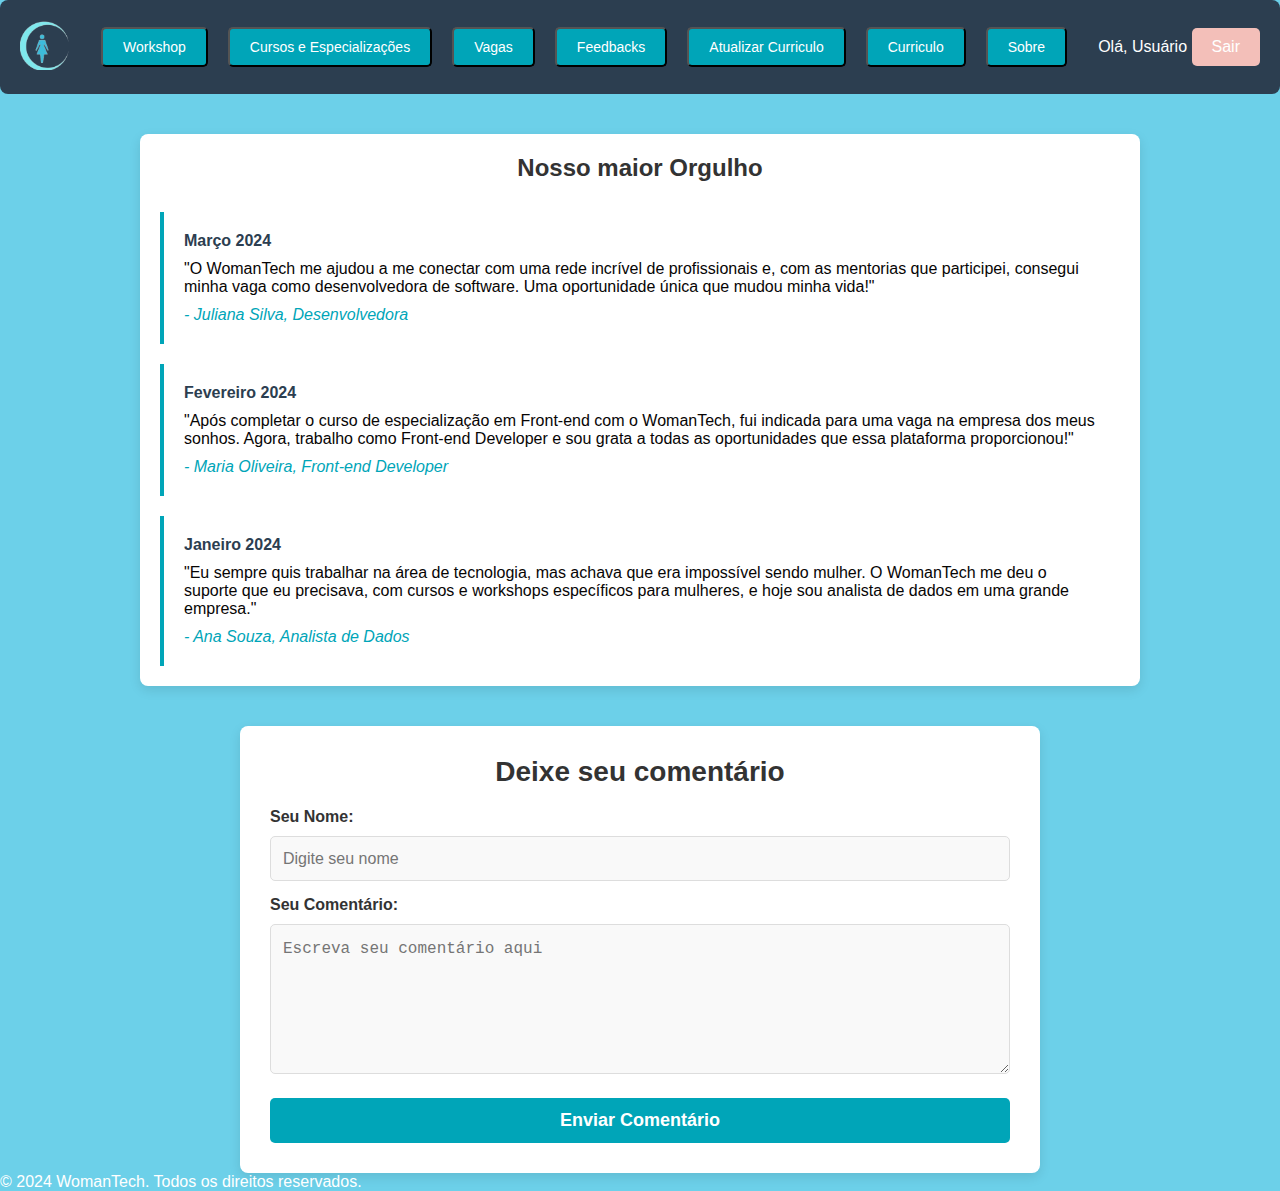
<file: index.html>
<!DOCTYPE html>
<html lang="pt-BR">
<head>
    <meta charset="UTF-8">
    <meta name="viewport" content="width=device-width, initial-scale=1.0">
    <title>WomanTech - Conquiste seu futuro</title>
    <link rel="stylesheet" href="index.css">
</head>
<body>
    <!-- Cabeçalho -->
    <header>
        <div>  
            <img src="imagens/logomenor.png" alt="Imagem Exemplo" id="mover-image">
        </div>
        <div class="header-content">
            <div class="buttons">
                <button class="botao" onclick="window.location.href='workshop.html'">Workshop</button>
                <button class="botao" onclick="window.location.href='cursos.html'">Cursos e Especializações</button>
                <button class="botao" onclick="window.location.href='vagas.html'">Vagas</button>
                <button class="botao" onclick="window.location.href='feedbacks.html'">Feedbacks</button>
                <button class="botao" onclick="window.location.href='feedbacks.html'">Atualizar Curriculo</button>
                <button class="botao" onclick="window.location.href='curriculo.html'">Curriculo</button>
                <button class="botao" onclick="window.location.href='pagina1.html'">Sobre</button>
            </div>
        </div>
        <div class="user-info">
            <span id="user-greeting">Olá, <span id="user-name">Usuário</span></span>
            <button id="logout-btn"  onclick="window.location.href='login.html'">Sair</button>
        </div>
    </header>

    <!-- Conteúdo Principal -->
    <main>
        <section class="timeline">
            <h2>Nosso maior Orgulho</h2>
            <div class="timeline-container">
                <div class="timeline-item">
                    <div class="timeline-date">Março 2024</div>
                    <div class="timeline-comment">
                        <p  class="timeline-comment"></p>"O WomanTech me ajudou a me conectar com uma rede incrível de profissionais e, com as mentorias que participei, consegui minha vaga como desenvolvedora de software. Uma oportunidade única que mudou minha vida!"</p>
                        <p class="author">- Juliana Silva, Desenvolvedora</p>
                    </div>
                </div>

                <div class="timeline-item">
                    <div class="timeline-date">Fevereiro 2024</div>
                    <div class="timeline-comment">
                        <p class="timeline-comment">"Após completar o curso de especialização em Front-end com o WomanTech, fui indicada para uma vaga na empresa dos meus sonhos. Agora, trabalho como Front-end Developer e sou grata a todas as oportunidades que essa plataforma proporcionou!"</p>
                        <p class="author">- Maria Oliveira, Front-end Developer</p>
                    </div>
                </div>

                <div class="timeline-item">
                    <div class="timeline-date">Janeiro 2024</div>
                    <div class="timeline-comment">
                        <p class="timeline-comment">"Eu sempre quis trabalhar na área de tecnologia, mas achava que era impossível sendo mulher. O WomanTech me deu o suporte que eu precisava, com cursos e workshops específicos para mulheres, e hoje sou analista de dados em uma grande empresa."</p>
                        <p class="author">- Ana Souza, Analista de Dados</p>
                    </div>
                </div>
            </div>
        </section>

        <!-- Formulário de Comentário do Usuário -->
        <section class="user-comment-section">
            <h3>Deixe seu comentário</h3>
            <form id="commentForm">
                <label for="user-name">Seu Nome:</label>
                <input type="text" id="user-name" name="user-name" required placeholder="Digite seu nome">

                <label for="user-comment">Seu Comentário:</label>
                <textarea id="user-comment" name="user-comment" rows="4" required placeholder="Escreva seu comentário aqui"></textarea>

                <button type="submit">Enviar Comentário</button>
            </form>
        </section>
    </main>

    <footer>
        <div class="footer-content">
            <p>&copy; 2024 WomanTech. Todos os direitos reservados.</p>
        </div>
    </footer>
    
    <script src="script.js"></script>
</body>
</html>
</file>
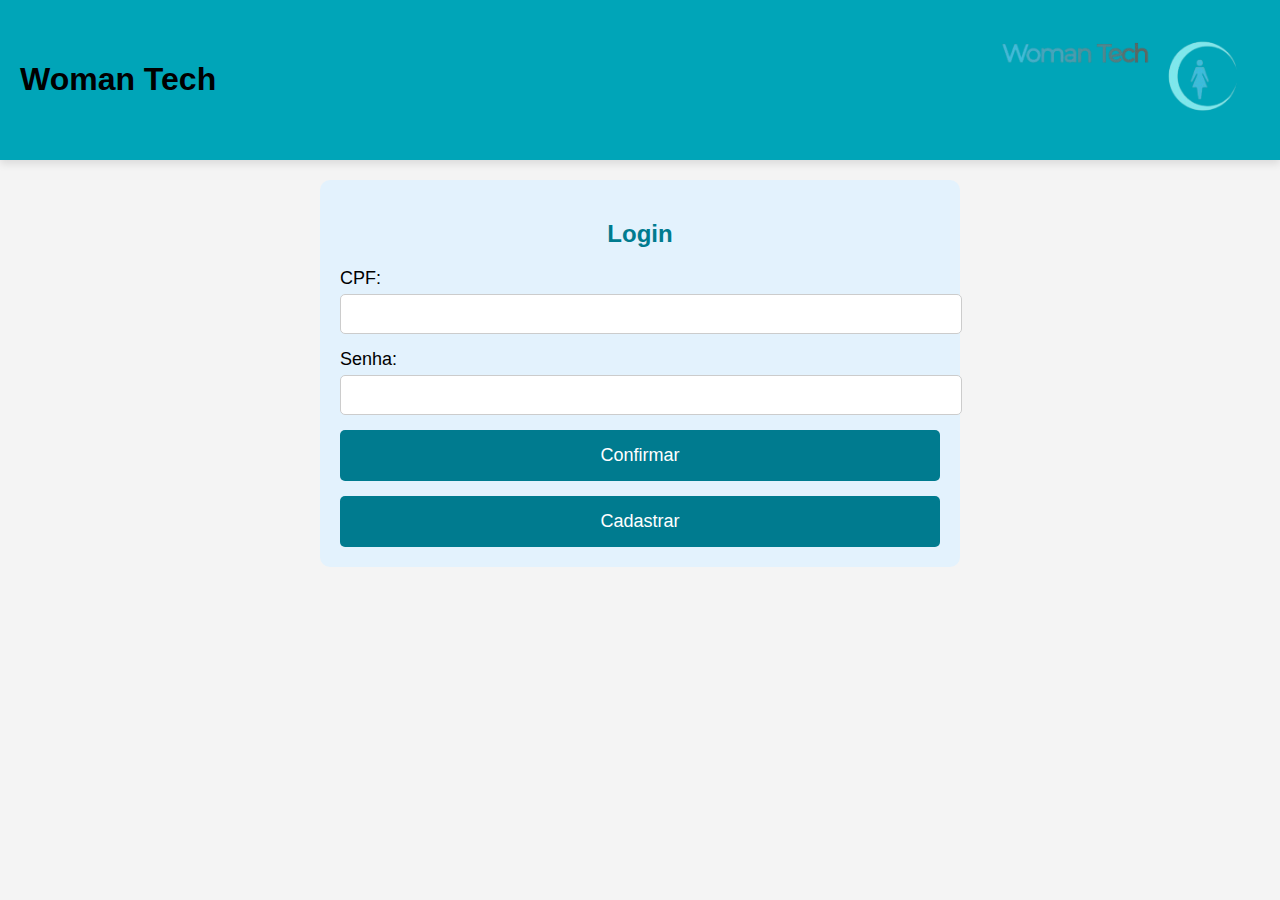
<file: curriculo.html>
<!DOCTYPE html>
<html lang="pt-BR">
<head>
    <meta charset="UTF-8">
    <meta name="viewport" content="width=device-width, initial-scale=1.0">
    <title>Meu Currículo</title>
    <link rel="stylesheet" href="curriculo.css">
</head>
<body>
    <!-- Cabeçalho -->
    <header>
        <div>  
            <img src="imagens/logomenor.png" alt="Imagem Exemplo" id="mover-image">
        </div>
        <div class="header-content">
            <div class="buttons">               
                <button class="botao" onclick="window.location.href='workshop.html'">Workshop</button>
                <button class="botao 4" onclick="window.location.href='cursos.html'">Cursos e Especializações</button>
                <button class="botao" onclick="window.location.href='vagas.html'">Vagas</button>
                <button class="botao" onclick="window.location.href='feedbacks.html'">Atualizar Curriculo</button>
                <button class="botao" onclick="window.location.href='curriculo.html'">Curriculo</button>
                <button class="botao" onclick="window.location.href='pagina1.html'">Sobre</button>
            </div>
        </div>
        <div class="user-info">
            <span id="user-greeting">Olá, <span id="user-name">Usuário</span></span>
            <button id="logout-btn"  onclick="window.location.href='login.html'">Sair</button>
        </div>
    </header>

    <!-- Exibição do Currículo -->
    <main>
        <section class="curriculo-container">
            <h2>Meu Currículo</h2>
            <div id="curriculo">
                <p><strong>Nome:</strong> <span id="nome"></span></p>
                <p><strong>Email:</strong> <span id="email"></span></p>
                <p><strong>Idade:</strong> <span id="idade"></span></p>
                <p><strong>Sexo:</strong> <span id="sexo"></span></p>
                <p><strong>Telefone:</strong> <span id="telefone"></span></p>
                <p><strong>CPF:</strong> <span id="cpf"></span></p>
                <p><strong>Área de Atuação:</strong> <span id="area"></span></p>
                <p><strong>Formação:</strong> <span id="formacao"></span></p>
                <p><strong>Pretenção Salarial:</strong> <span id="salario"></span></p>
                <p><strong>Trabalho Atual:</strong> <span id="trabalho"></span></p>
            </div>
        </section>
    </main>
    <script src="curriculo.js"></script> <!-- Pode ajustar ou criar um novo arquivo JS para salvar as informações -->
</body>
</html>
</file>
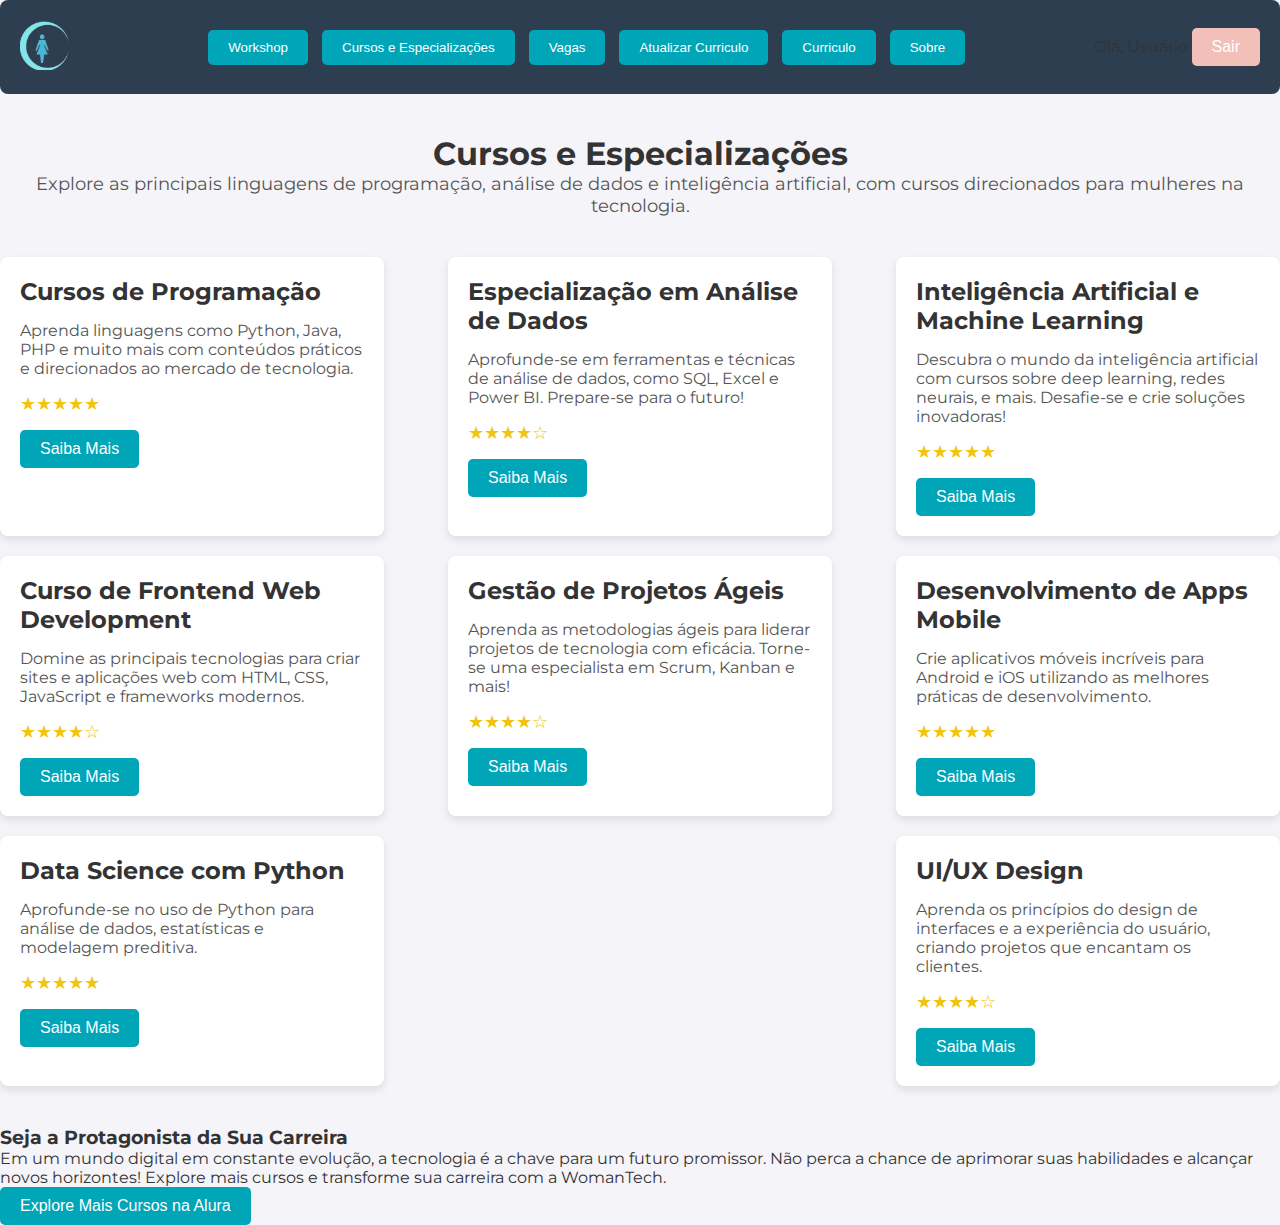
<file: cursos.html>
<!DOCTYPE html>
<html lang="pt-BR">
<head>
    <meta charset="UTF-8">
    <meta name="viewport" content="width=device-width, initial-scale=1.0">
    <meta http-equiv="X-UA-Compatible" content="ie=edge">
    <title>Woman Tech - Cursos e Especializações</title>
    <script src="cursos.js"></script>
    <link rel="stylesheet" href="cursos.css">  
    <link href="https://fonts.googleapis.com/css2?family=Montserrat:wght@400;600&display=swap" rel="stylesheet">
</head>
<body>
    <div class="container">
        <!-- Cabeçalho -->
        <header>
            <div>  
                <img src="imagens/logomenor.png" alt="Logo WomanTech" id="movable-image">
            </div>
            <div class="header-content">

                <div class="buttons">                   
                    <button class="botao" onclick="window.location.href='workshop.html'">Workshop</button>
                    <button class="botao" onclick="window.location.href='cursos.html'">Cursos e Especializações</button>
                    <button class="botao" onclick="window.location.href='vagas.html'">Vagas</button>
                    <button class="botao" onclick="window.location.href='feedbacks.html'">Atualizar Curriculo</button>
                    <button class="botao" onclick="window.location.href='curriculo.html'">Curriculo</button>
                    <button class="botao" onclick="window.location.href='pagina1.html'">Sobre</button>
                </div>
            </div>

            <div class="user-info">
                <span id="user-greeting">Olá, <span id="user-name">Usuário</span></span>
                <button id="logout-btn"  onclick="window.location.href='login.html'">Sair</button>
            </div>
        </header>

        <!-- Conteúdo Principal -->
        <main>
            <!-- Seção Introdução -->
            <section class="intro">
                <h2>Cursos e Especializações</h2>
                <p>Explore as principais linguagens de programação, análise de dados e inteligência artificial, com cursos direcionados para mulheres na tecnologia.</p>
            </section>

            <!-- Seção de Cursos -->
            <section class="courses">
                <!-- Card de Curso -->
                <div class="course-card">
                    <h3>Cursos de Programação</h3>
                    <p>Aprenda linguagens como Python, Java, PHP e muito mais com conteúdos práticos e direcionados ao mercado de tecnologia.</p>
                    <div class="rating">★★★★★</div>
                    <button class="apply-btn" onclick="window.location.href='https://www.alura.com.br/cursos-online-programacao'">Saiba Mais</button>
                </div>

                <div class="course-card">
                    <h3>Especialização em Análise de Dados</h3>
                    <p>Aprofunde-se em ferramentas e técnicas de análise de dados, como SQL, Excel e Power BI. Prepare-se para o futuro!</p>
                    <div class="rating">★★★★☆</div>
                    <button class="apply-btn" onclick="window.location.href='https://www.alura.com.br/cursos-online-analise-de-dados'">Saiba Mais</button>
                </div>

                <div class="course-card">
                    <h3>Inteligência Artificial e Machine Learning</h3>
                    <p>Descubra o mundo da inteligência artificial com cursos sobre deep learning, redes neurais, e mais. Desafie-se e crie soluções inovadoras!</p>
                    <div class="rating">★★★★★</div>
                    <button class="apply-btn" onclick="window.location.href='https://www.alura.com.br/cursos-online-inteligencia-artificial'">Saiba Mais</button>
                </div>

                <div class="course-card">
                    <h3>Curso de Frontend Web Development</h3>
                    <p>Domine as principais tecnologias para criar sites e aplicações web com HTML, CSS, JavaScript e frameworks modernos.</p>
                    <div class="rating">★★★★☆</div>
                    <button class="apply-btn" onclick="window.location.href='https://www.alura.com.br/cursos-online-front-end'">Saiba Mais</button>
                </div>

                <div class="course-card">
                    <h3>Gestão de Projetos Ágeis</h3>
                    <p>Aprenda as metodologias ágeis para liderar projetos de tecnologia com eficácia. Torne-se uma especialista em Scrum, Kanban e mais!</p>
                    <div class="rating">★★★★☆</div>
                    <button class="apply-btn" onclick="window.location.href='https://www.alura.com.br/cursos-online-gerenciamento-de-projetos'">Saiba Mais</button>
                </div>

                <!-- Mais Cursos -->
                <div class="course-card">
                    <h3>Desenvolvimento de Apps Mobile</h3>
                    <p>Crie aplicativos móveis incríveis para Android e iOS utilizando as melhores práticas de desenvolvimento.</p>
                    <div class="rating">★★★★★</div>
                    <button class="apply-btn" onclick="window.location.href='https://www.alura.com.br/cursos-online-apps'">Saiba Mais</button>
                </div>

                <div class="course-card">
                    <h3>Data Science com Python</h3>
                    <p>Aprofunde-se no uso de Python para análise de dados, estatísticas e modelagem preditiva.</p>
                    <div class="rating">★★★★★</div>
                    <button class="apply-btn" onclick="window.location.href='https://www.alura.com.br/cursos-online-data-science-python'">Saiba Mais</button>
                </div>

                <div class="course-card">
                    <h3>UI/UX Design</h3>
                    <p>Aprenda os princípios do design de interfaces e a experiência do usuário, criando projetos que encantam os clientes.</p>
                    <div class="rating">★★★★☆</div>
                    <button class="apply-btn" onclick="window.location.href='https://www.alura.com.br/cursos-online-ux-ui'">Saiba Mais</button>
                </div>

            </section>

            <!-- Seção Criativa - Incentivo ao Aprendizado -->
            <section class="creative">
                <h3>Seja a Protagonista da Sua Carreira</h3>
                <p>Em um mundo digital em constante evolução, a tecnologia é a chave para um futuro promissor. Não perca a chance de aprimorar suas habilidades e alcançar novos horizontes! Explore mais cursos e transforme sua carreira com a WomanTech.</p>
                <button class="apply-btn" onclick="window.location.href='https://www.alura.com.br'">Explore Mais Cursos na Alura</button>
            </section>
        </main>
    </div>

    <script>
        // Função para exibir uma mensagem ao enviar o formulário
        function enviarFormulario() {
            alert("Inscrição enviada com sucesso!");
        }
    </script>
</body>
</html>
</file>
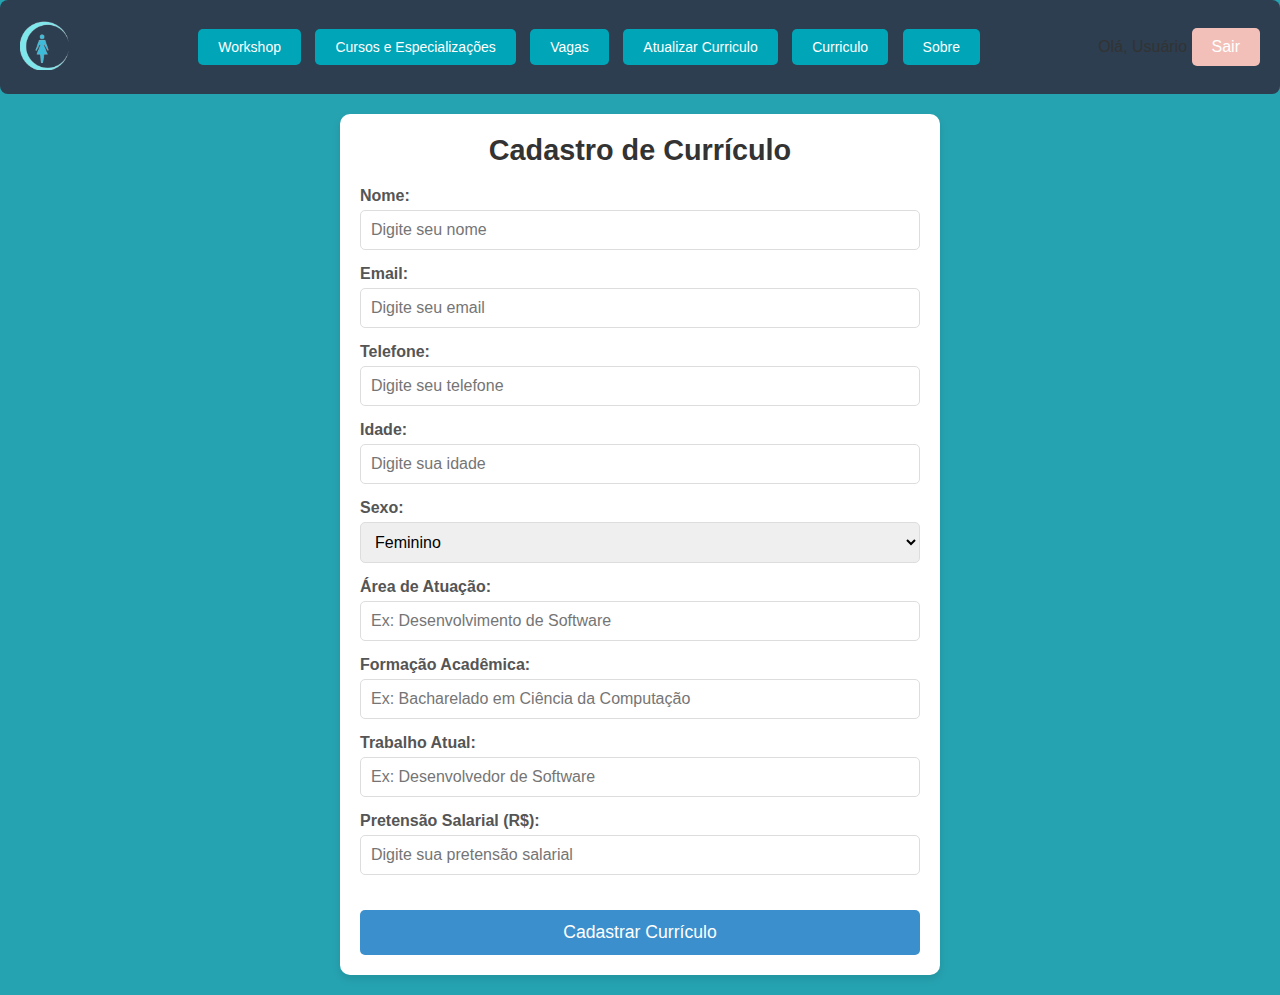
<file: feedbacks.html>
<!DOCTYPE html>
<html lang="pt-BR">
<head>
    <meta charset="UTF-8">
    <meta name="viewport" content="width=device-width, initial-scale=1.0">
    <title>Cadastro de Currículo - WomanTech</title>
    <link rel="stylesheet" href="feedbacks.css"> <!-- Manter o CSS ou criar um novo -->
</head>
<body>

    <!-- Cabeçalho -->
    <header>
        <div>  
            <img src="imagens/logomenor.png" alt="Imagem Exemplo" id="mover-image">
        </div>
        <div class="header-content">
            <div class="buttons">              
                <button class="botao 2" onclick="window.location.href='workshop.html'">Workshop</button>
                <button class="botao 4" onclick="window.location.href='cursos.html'">Cursos e Especializações</button>
                <button class="botao 4" onclick="window.location.href='vagas.html'">Vagas</button>
                <button class="botao 4 " onclick="window.location.href='feedbacks.html'">Atualizar Curriculo</button>
                <button class="botao 4 " onclick="window.location.href='curriculo.html'">Curriculo</button>
                <button class="botao 1" onclick="window.location.href='pagina1.html'">Sobre</button>
            </div>

        </div>
        <div class="user-info">
            <span id="user-greeting">Olá, <span id="user-name">Usuário</span></span>
            <button id="logout-btn"  onclick="window.location.href='login.html'">Sair</button>
        </div>
    </header>

    <!-- Formulário de Cadastro de Currículo -->
    <main>
        <section class="curriculum-form">
            <h2>Cadastro de Currículo</h2>
            <form id="curriculumForm">
                
                <label for="nome">Nome:</label>
                <input type="text" id="nome" name="nome" required placeholder="Digite seu nome">

                <label for="email">Email:</label>
                <input type="email" id="email" name="email" required placeholder="Digite seu email">

                <label for="telefone">Telefone:</label>
                <input type="tel" id="telefone" name="telefone" required placeholder="Digite seu telefone">

                <label for="idade">Idade:</label>
                <input type="number" id="idade" name="idade" required placeholder="Digite sua idade">

                <label for="sexo">Sexo:</label>
                <select id="sexo" name="sexo" required>
                    <option value="feminino">Feminino</option>
                    <option value="masculino">Masculino</option>
                    <option value="outro">Outro</option>
                </select>

                <label for="area">Área de Atuação:</label>
                <input type="text" id="area" name="area" required placeholder="Ex: Desenvolvimento de Software">

                <label for="formacao">Formação Acadêmica:</label>
                <input type="text" id="formacao" name="formacao" required placeholder="Ex: Bacharelado em Ciência da Computação">

                <label for="trabalhoAtual">Trabalho Atual:</label>
                <input type="text" id="trabalhoAtual" name="trabalhoAtual" placeholder="Ex: Desenvolvedor de Software">

                <label for="pretensaoSalarial">Pretensão Salarial (R$):</label>
                <input type="number" id="pretensaoSalarial" name="pretensaoSalarial" required placeholder="Digite sua pretensão salarial">

                <button type="submit">Cadastrar Currículo</button>
            </form>
        </section>
    </main>

    <script src="feedbacks.js"></script> <!-- Pode ajustar ou criar um novo arquivo JS para salvar as informações -->
</body>
</html>
</file>
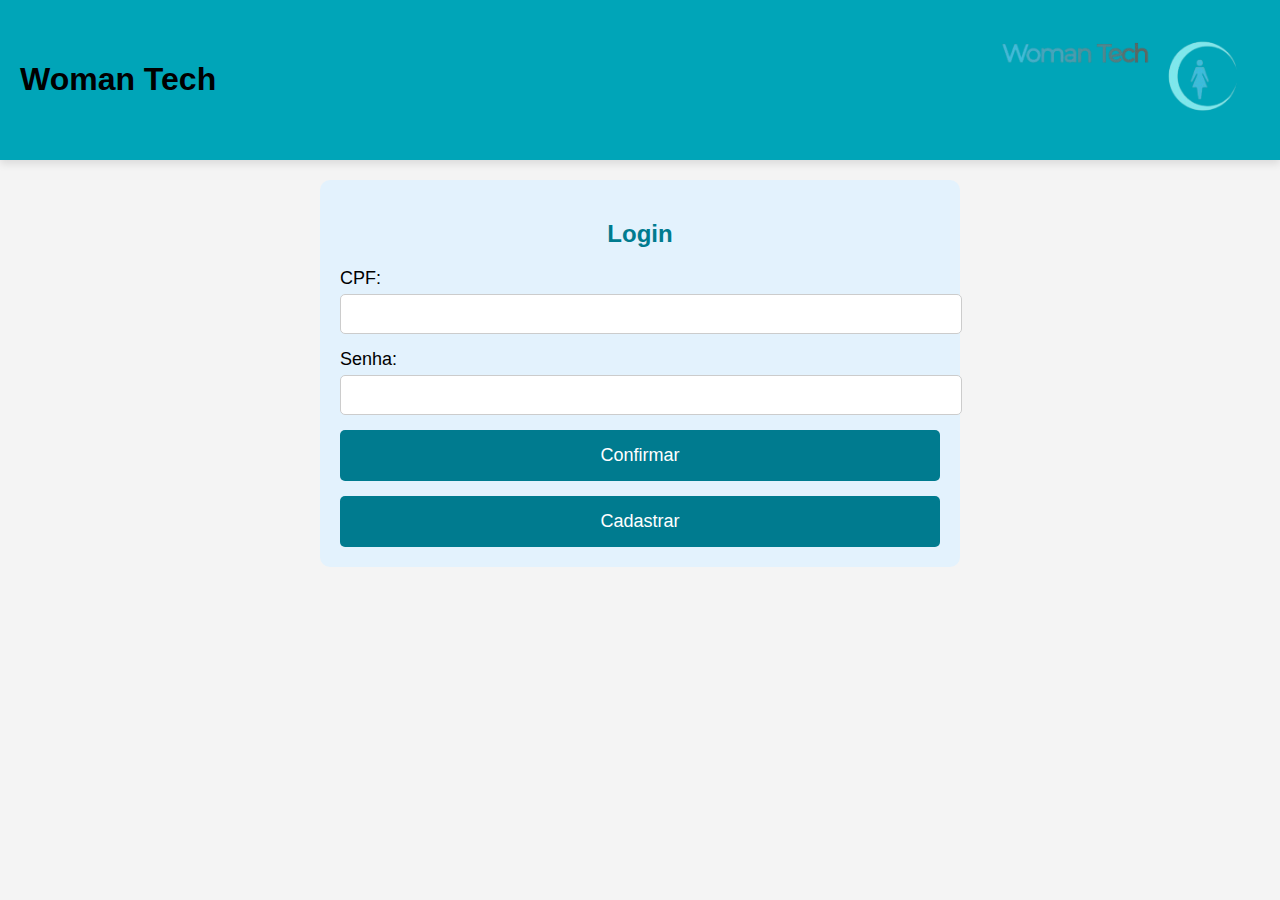
<file: login.html>
<!DOCTYPE html>
<html lang="pt-BR">
<head>
    <meta charset="UTF-8">
    <meta name="viewport" content="width=device-width, initial-scale=1.0">
    <title>Login - Woman Tech</title>
    <link rel="stylesheet" href="login.css">
</head>
<body>
    <div class="container">
        <!-- Cabeçalho com botões de navegação -->
        <header>
            <div class="header-content">
                <div class="logo">
                    <h1>Woman Tech</h1>
                </div>

                <div>  
                    <img src="imagens/logo-womantech.png" alt="Imagem Exemplo" id="mover-image">
                </div>
            </div>
        </header>

        <!-- Conteúdo principal -->
        <main class="main-content">
            <section class="form-section">
                <h2>Login</h2>
                <!-- Agora o formulário não tem action ou método, pois o envio será feito via JavaScript -->
                <form id="formLogin">
                    <div class="form-group">
                        <label for="cpf">CPF:</label>
                        <input type="text" id="cpf" name="cpf" required>
                    </div>

                    <div class="form-group">
                        <label for="senha">Senha:</label>
                        <input type="password" id="senha" name="senha" required>
                    </div>

                    <div class="form-group">
                        <button type="submit" class="submit-btn">Confirmar</button>
                    </div>
                    <div class="cadastrado">
                        <button type="button" class="login" onclick="window.location.href='cadastro.html'">Cadastrar</button>
                    </div>
                </form>
            </section>
        </main>
    </div>

    <!-- Incluindo o arquivo JavaScript -->
    <script src="login.js"></script>
</body>
</html>
</file>
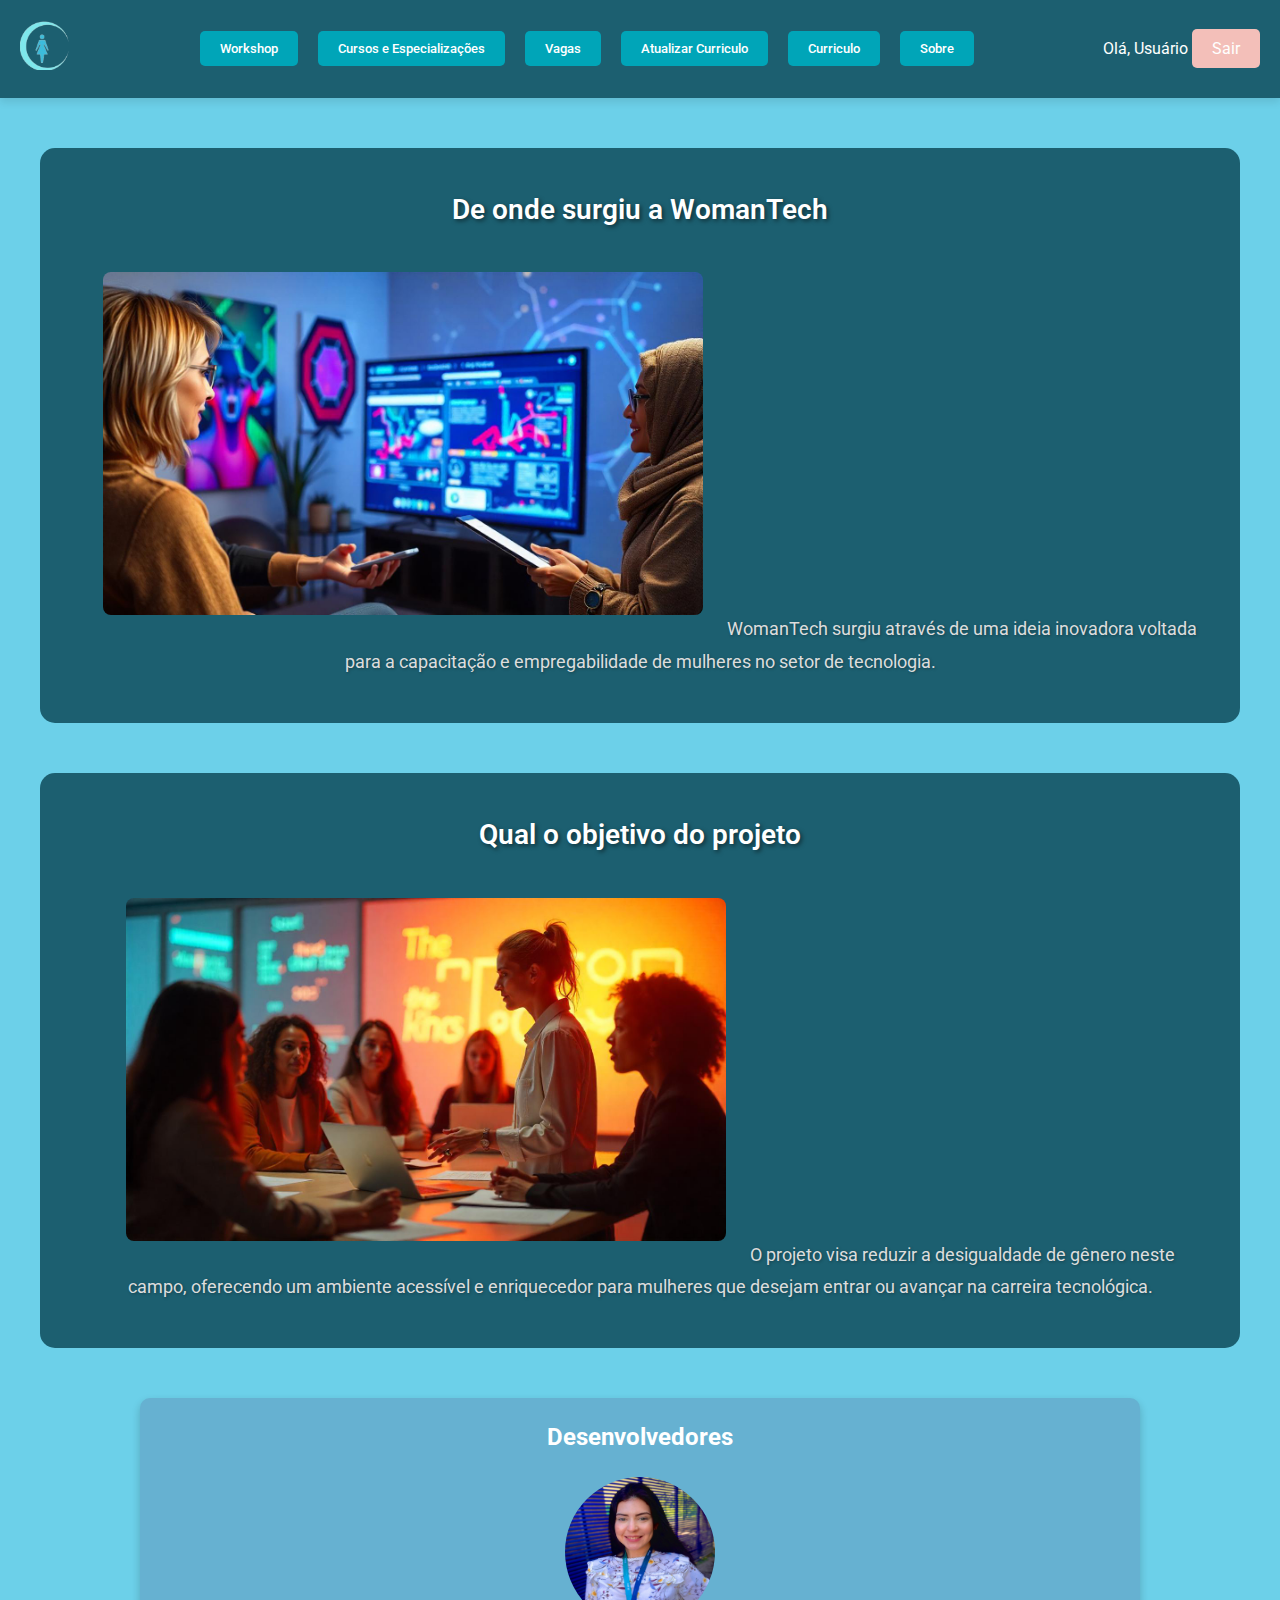
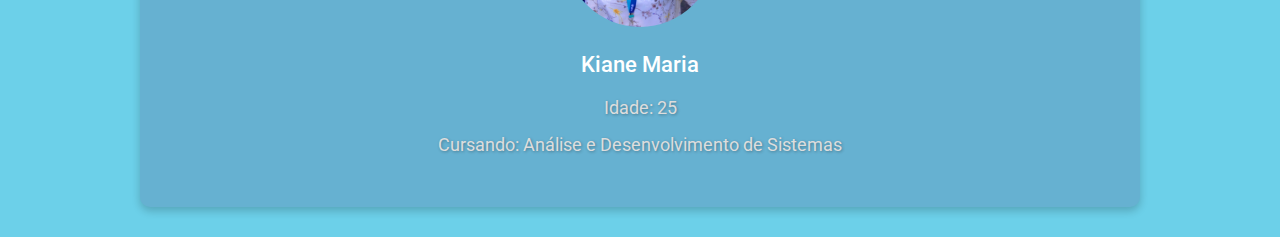
<file: pagina1.html>
<!DOCTYPE html>
<html lang="pt-BR">
<head>
    <meta charset="UTF-8">
    <meta name="viewport" content="width=device-width, initial-scale=1.0">
    <title>WomanTech - Desenvolvedores</title>
    <script src="script.js"></script>
    <link rel="stylesheet" href="pagina1.css">
    <!-- Link para fontes Google -->
    <link href="https://fonts.googleapis.com/css2?family=Poppins:wght@400;500;600&family=Roboto:wght@400;500&display=swap" rel="stylesheet">
</head>
<body>
    <!-- Cabeçalho com logo -->
    <header>
 
        <div class="header-content">
            <div>  
                <img src="imagens/logomenor.png" alt="Imagem Exemplo" id="mover-image">
            </div>
            <div class="buttons">
                <button class="botao 2" onclick="window.location.href='workshop.html'">Workshop</button>
                <button class="botao 4" onclick="window.location.href='cursos.html'">Cursos e Especializações</button>
                <button class="botao 4" onclick="window.location.href='vagas.html'">Vagas</button>
                <button class="botao 4" onclick="window.location.href='feedbacks.html'">Atualizar Curriculo</button>
                <button class="botao 4" onclick="window.location.href='curriculo.html'">Curriculo</button>
                <button class="botao 1" onclick="window.location.href='pagina1.html'">Sobre</button>
            </div>
            <div> 
            <span id="user-greeting">Olá, <span id="user-name">Usuário</span></span>
            <button id="logout-btn"  onclick="window.location.href='login.html'">Sair</button>
        </div>
        </div>
    </header>

    <!-- Seção de conteúdo principal -->
    <main>
        <!-- Seção sobre o projeto -->
        <section class="about">
            <h2>De onde surgiu a WomanTech</h2>
            <p><img src="imagens/mulheres1.jpeg" alt="Imagem do projeto"> WomanTech surgiu através de uma ideia inovadora voltada para a capacitação e empregabilidade de mulheres no setor de tecnologia. </p>
        </section>

        <!-- Seção do objetivo do projeto -->
        <section class="about2">
            <h2>Qual o objetivo do projeto</h2>
            <p><img src="imagens/Objetivo-imagem.jpeg" alt="Objetivo do projeto"> O projeto visa reduzir a desigualdade de gênero neste campo, oferecendo um ambiente acessível e enriquecedor para mulheres que desejam entrar ou avançar na carreira tecnológica. </p>
        </section>

        <!-- Seção do carrossel de desenvolvedores -->
        <section class="carousel-container">
            <h2>Desenvolvedores</h2>
            <div class="carousel">
                <div class="carousel-item">
                    <img src="imagens/Kiane-foto.jpg" alt="Kiane Maria">
                    <h3>Kiane Maria</h3>
                    <p>Idade: 25</p>
                    <p>Cursando: Análise e Desenvolvimento de Sistemas</p>
                </div>
            </div>
        </section>
    </main>
</body>
</html>
</file>
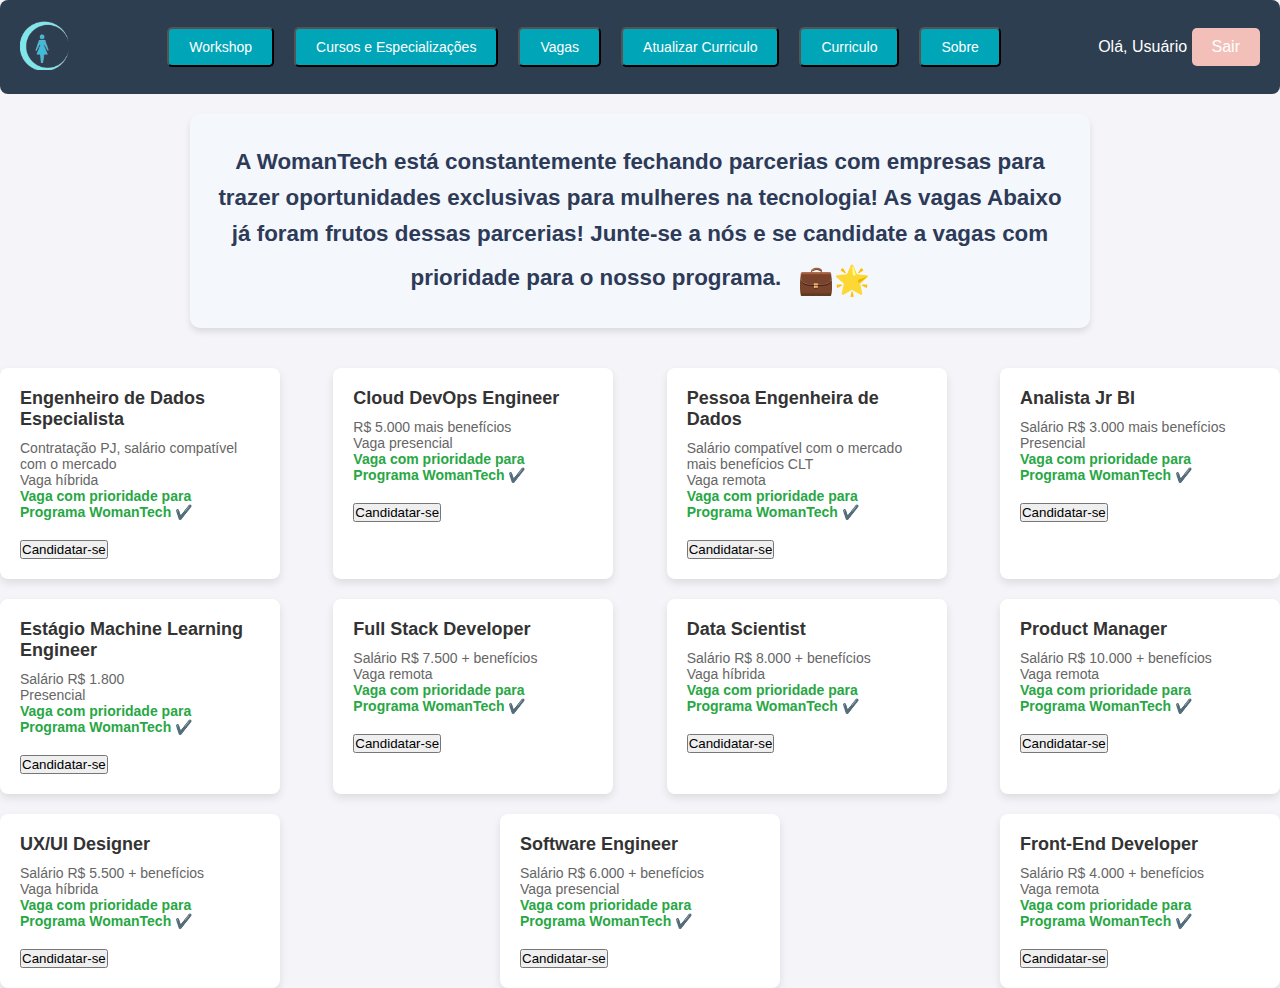
<file: vagas.html>
<!DOCTYPE html>
<html lang="pt-BR">
<head>
    <meta charset="UTF-8">
    <meta name="viewport" content="width=device-width, initial-scale=1.0">
    <title>WomanTech - Vagas</title>
    <script src="vagas.js"></script>
    <link rel="stylesheet" href="vagas.css">
</head>
<body>
    <!-- Cabeçalho -->
    <header>
        <div>  
            <img src="imagens/logomenor.png" alt="Imagem Exemplo" id="mover-image">
        </div>
        <div class="header-content">
            <div class="buttons">               
                <button class="botao 2" onclick="window.location.href='workshop.html'">Workshop</button>
                <button class="botao 4" onclick="window.location.href='cursos.html'">Cursos e Especializações</button>
                <button class="botao 4" onclick="window.location.href='vagas.html'">Vagas</button>
                <button class="botao 4" onclick="window.location.href='feedbacks.html'">Atualizar Curriculo</button>
                <button class="botao 4" onclick="window.location.href='curriculo.html'">Curriculo</button>
                <button class="botao 1" onclick="window.location.href='pagina1.html'">Sobre</button>
            </div>
        </div>
        <div class="user-info">
            <span id="user-greeting">Olá, <span id="user-name">Usuário</span></span>
            <button id="logout-btn"  onclick="window.location.href='login.html'">Sair</button>
        </div>
    </header>

    <!-- Mensagem de Parceria WomanTech -->
    <section class="partnership-message">
        <p class="partnership-text">
            A WomanTech está constantemente fechando parcerias com empresas para trazer oportunidades exclusivas para mulheres na tecnologia! 
            As vagas Abaixo já foram frutos dessas parcerias! Junte-se a nós e se candidate a vagas com prioridade para o nosso programa. 
            <span class="emoji">💼🌟</span>
        </p>
    </section>

    <!-- Lista de Vagas -->
    <section class="job-list">
        <!-- Vaga 1 -->
        <div class="job-item">
            <h3>Engenheiro de Dados Especialista</h3>
            <p>Contratação PJ, salário compatível com o mercado<br>Vaga híbrida <br> <span class="verificado">Vaga com prioridade para Programa WomanTech ✔️</span></p>
            <!-- Botão para se candidatar -->
            <button class="candidatar-btn" onclick="candidatar('Engenheiro de Dados Especialista')">Candidatar-se</button>
        </div>
        
        <!-- Vaga 2 -->
        <div class="job-item">
            <h3>Cloud DevOps Engineer</h3>
            <p>R$ 5.000 mais benefícios<br>Vaga presencial <br><span class="verificado">Vaga com prioridade para Programa WomanTech ✔️</span></p>
            <!-- Botão para se candidatar -->
            <button class="candidatar-btn" onclick="candidatar('Cloud DevOps Engineer')">Candidatar-se</button>
        </div>
        
        <!-- Vaga 3 -->
        <div class="job-item">
            <h3>Pessoa Engenheira de Dados</h3>
            <p>Salário compatível com o mercado mais benefícios CLT<br>Vaga remota <br> <span class="verificado">Vaga com prioridade para Programa WomanTech ✔️</span></p>
            <!-- Botão para se candidatar -->
            <button class="candidatar-btn" onclick="candidatar('Pessoa Engenheira de Dados')">Candidatar-se</button>
        </div>
        
        <!-- Vaga 4 -->
        <div class="job-item">
            <h3>Analista Jr BI</h3>
            <p>Salário R$ 3.000 mais benefícios<br>Presencial <br> <span class="verificado">Vaga com prioridade para Programa WomanTech ✔️</span></p>
            <!-- Botão para se candidatar -->
            <button class="candidatar-btn" onclick="candidatar('Analista Jr BI')">Candidatar-se</button>
        </div>
        
        <!-- Vaga 5 -->
        <div class="job-item">
            <h3>Estágio Machine Learning Engineer</h3>
            <p>Salário R$ 1.800<br>Presencial <br> <span class="verificado">Vaga com prioridade para Programa WomanTech ✔️</span></p>
            <!-- Botão para se candidatar -->
            <button class="candidatar-btn" onclick="candidatar('Estágio Machine Learning Engineer')">Candidatar-se</button>
        </div>

        <!-- Novas Vagas -->
        <div class="job-item">
            <h3>Full Stack Developer</h3>
            <p>Salário R$ 7.500 + benefícios<br>Vaga remota <br><span class="verificado">Vaga com prioridade para Programa WomanTech ✔️</span></p>
            <!-- Botão para se candidatar -->
            <button class="candidatar-btn" onclick="candidatar('Full Stack Developer')">Candidatar-se</button>
        </div>
        
        <div class="job-item">
            <h3>Data Scientist</h3>
            <p>Salário R$ 8.000 + benefícios<br>Vaga híbrida <br><span class="verificado">Vaga com prioridade para Programa WomanTech ✔️</span></p>
            <!-- Botão para se candidatar -->
            <button class="candidatar-btn" onclick="candidatar('Data Scientist')">Candidatar-se</button>
        </div>
        
        <div class="job-item">
            <h3>Product Manager</h3>
            <p>Salário R$ 10.000 + benefícios<br>Vaga remota <br><span class="verificado">Vaga com prioridade para Programa WomanTech ✔️</span></p>
            <!-- Botão para se candidatar -->
            <button class="candidatar-btn" onclick="candidatar('Product Manager')">Candidatar-se</button>
        </div>

        <div class="job-item">
            <h3>UX/UI Designer</h3>
            <p>Salário R$ 5.500 + benefícios<br>Vaga híbrida <br><span class="verificado">Vaga com prioridade para Programa WomanTech ✔️</span></p>
            <!-- Botão para se candidatar -->
            <button class="candidatar-btn" onclick="candidatar('UX/UI Designer')">Candidatar-se</button>
        </div>

        <div class="job-item">
            <h3>Software Engineer</h3>
            <p>Salário R$ 6.000 + benefícios<br>Vaga presencial <br><span class="verificado">Vaga com prioridade para Programa WomanTech ✔️</span></p>
            <!-- Botão para se candidatar -->
            <button class="candidatar-btn" onclick="candidatar('Software Engineer')">Candidatar-se</button>
        </div>

        <div class="job-item">
            <h3>Front-End Developer</h3>
            <p>Salário R$ 4.000 + benefícios<br>Vaga remota <br><span class="verificado">Vaga com prioridade para Programa WomanTech ✔️</span></p>
            <!-- Botão para se candidatar -->
            <button class="candidatar-btn" onclick="candidatar('Front-End Developer')">Candidatar-se</button>
        </div>
    </section>

    <script src="script.js"></script>
</body>
</html>
</file>
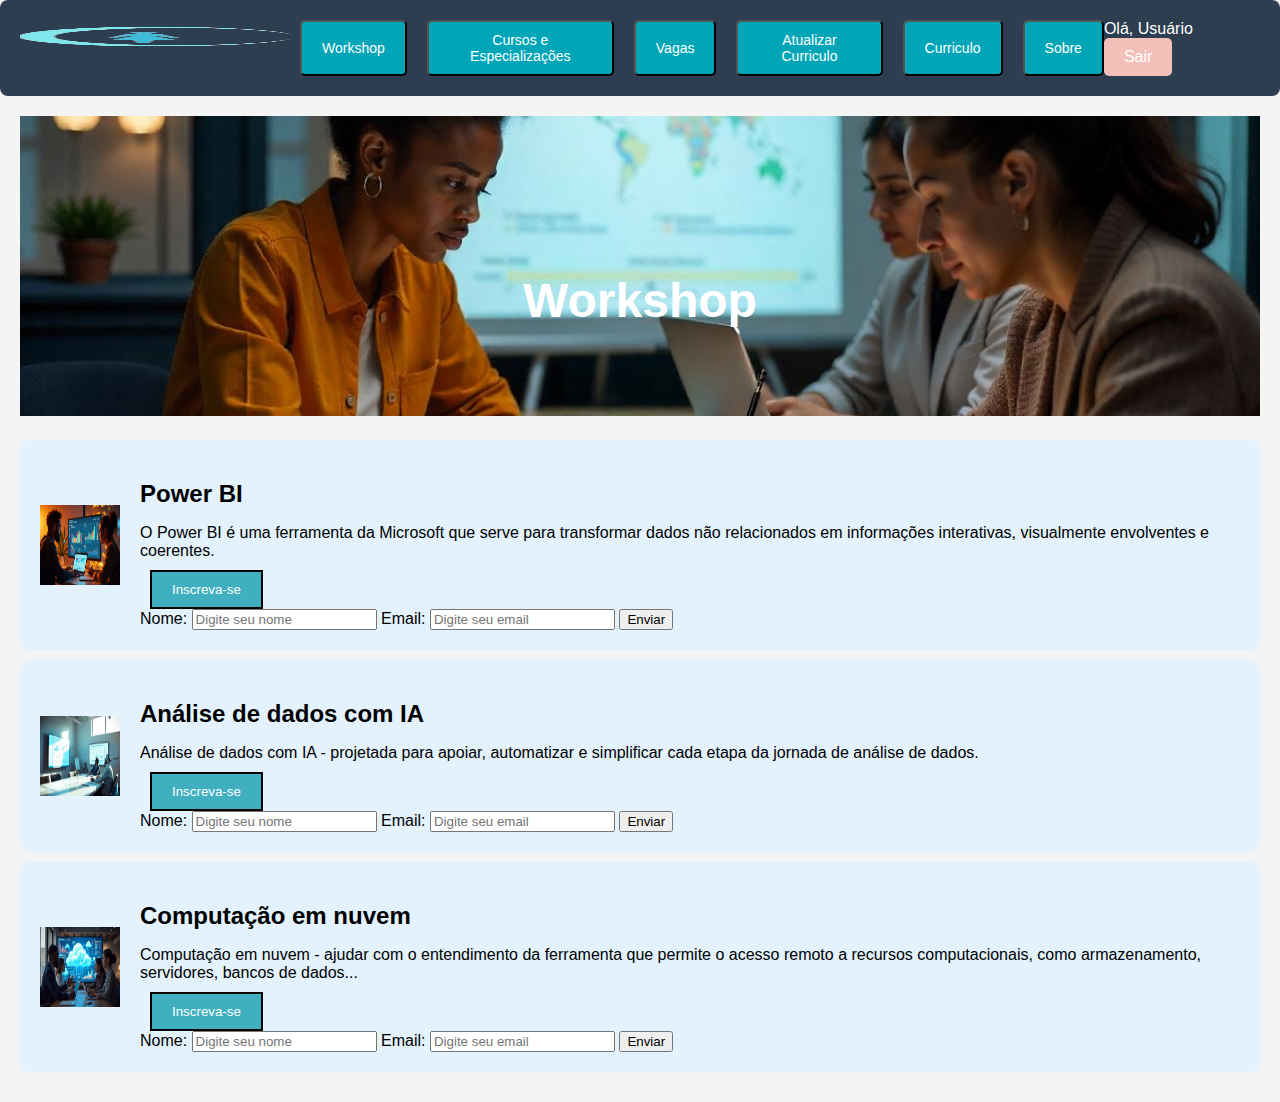
<file: workshop.html>
<!DOCTYPE html>
<html lang="pt-BR">
<head>
    <meta charset="UTF-8">
    <meta name="viewport" content="width=device-width, initial-scale=1.0">
    <title>WorkShop - Woman Tech</title>
    <link rel="stylesheet" href="workshop.css"> 
</head>
<body>
    
    <div class="container">
    <!-- Cabeçalho -->
    <header>
        <div>  
            <img src="imagens/logomenor.png" alt="Imagem Exemplo" id="mover-image">
        </div>
        <div class="header-content">
            <div class="buttons">              
                <button class="botao 2" onclick="window.location.href='workshop.html'">Workshop</button>
                <button class="botao 4" onclick="window.location.href='cursos.html'">Cursos e Especializações</button>
                <button class="botao 4" onclick="window.location.href='vagas.html'">Vagas</button>
                <button class="botao 4" onclick="window.location.href='feedbacks.html'">Atualizar Curriculo</button>
                <button class="botao 4" onclick="window.location.href='curriculo.html'">Curriculo</button>
                <button class="botao 1" onclick="window.location.href='pagina1.html'">Sobre</button>
            </div>
        </div>
        <div class="user-info">
            <span id="user-greeting">Olá, <span id="user-name">Usuário</span></span>
            <button id="logout-btn"  onclick="window.location.href='login.html'">Sair</button>
        </div>
    </header>

        <!-- Conteúdo principal -->
        <main class="main-content">
            <!-- Seção de cabeçalho com imagem e título -->
            <section class="header-section">
                <img src="imagens/workshop-img.jpeg" alt="Workshop Background" class="header-image">
                <h1>Workshop</h1>
            </section>

            <!-- Lista de Workshops -->
            <section class="workshops">
                <article class="workshop-item">
                    <img src="imagens/power-bi.jpeg" alt="Power BI" class="course-icon">
                    <div class="course-info">
                        <h2>Power BI</h2>
                        <p>O Power BI é uma ferramenta da Microsoft que serve para transformar dados não relacionados em informações interativas, visualmente envolventes e coerentes.</p>
                        <button class="inscricao" onclick="toggleFormulario(this)">Inscreva-se</button>
                        <div class="formulario-inscricao">
                            <label>Nome:</label>
                            <input type="text" placeholder="Digite seu nome">
                            <label>Email:</label>
                            <input type="email" placeholder="Digite seu email">
                            <button onclick="enviarInscricao()">Enviar</button>
                        </div>
                        
                    </div>
                </article>

                <article class="workshop-item">
                    <img src="imagens/analise-img.jpeg" alt="Análise de dados com IA" class="course-icon">
                    <div class="course-info">
                        <h2>Análise de dados com IA</h2>
                        <p>Análise de dados com IA - projetada para apoiar, automatizar e simplificar cada etapa da jornada de análise de dados.</p>
                        <button class="inscricao" onclick="toggleFormulario(this)">Inscreva-se</button>
                        <div class="formulario-inscricao">
                            <label>Nome:</label>
                            <input type="text" placeholder="Digite seu nome">
                            <label>Email:</label>
                            <input type="email" placeholder="Digite seu email">
                            <button onclick="enviarInscricao()">Enviar</button>
                        </div>
                       
                    </div>
                </article>

                <article class="workshop-item">
                    <img src="imagens/nuvem-img.jpeg" alt="Computação em Nuvem" class="course-icon">
                    <div class="course-info">
                        <h2>Computação em nuvem</h2>
                        <p>Computação em nuvem - ajudar com o entendimento da ferramenta que permite o acesso remoto a recursos computacionais, como armazenamento, servidores, bancos de dados...</p>
                        <button class="inscricao" onclick="toggleFormulario(this)">Inscreva-se</button>
                        <div class="formulario-inscricao">
                            <label>Nome:</label>
                            <input type="text" placeholder="Digite seu nome">
                            <label>Email:</label>
                            <input type="email" placeholder="Digite seu email">
                            <button onclick="enviarInscricao()">Enviar</button>
                        </div>
                        
                    </div>
                </article>
            </section>
        </main>
    </div>

    <script>
        // Função para mostrar ou ocultar o formulário de inscrição ao lado do botão "Inscreva-se"
        function toggleFormulario(button) {
            const formulario = button.nextElementSibling;
            const todosFormularios = document.querySelectorAll(".formulario-inscricao");

            // Fecha todos os outros formulários abertos
            todosFormularios.forEach(form => {
                if (form !== formulario) {
                    form.style.display = "none";
                }
            });

            // Alterna a visibilidade do formulário selecionado
            formulario.style.display = formulario.style.display === "block" ? "none" : "block";
        }

        // Função para enviar os dados do formulário de inscrição
        function enviarInscricao() {
            alert("Inscrição enviada com sucesso!");
        }

        // Fecha o formulário se clicar fora dele
        window.onclick = function(event) {
            const todosFormularios = document.querySelectorAll(".formulario-inscricao");
            todosFormularios.forEach(formulario => {
                if (!formulario.contains(event.target) && event.target.className !== "inscricao") {
                    formulario.style.display = "none";
                }
            });
        }
    </script>

</body>
</html>
</file>
<file: login.css>
/* Estilos básicos para a página */
body {
    font-family: Arial, sans-serif;
    margin: 0;
    padding: 0;
    background-color: #f4f4f4;
}

.container {
    width: 100%;
    margin: 0 auto;
}

/* Estilos para o cabeçalho */
header {
    background-color: #00a5b8;
    padding: 20px;
    box-shadow: 0px 4px 8px rgba(0, 0, 0, 0.1);
}

header div img{
    width: 10px;
}

.header-content {
    display: flex;
    justify-content: space-between;
    align-items: center;
}


#mover-image {
    width: 280px;
    height: auto;
    position: relative;
    top: -10px;
    
    
}

#movable-text {
    font-size: 24px;
    position: absolute;
    top: 40px;
    right: 1350px;
    
}


/* Estilos para o conteúdo principal */
.main-content {
    padding: 20px;
}

.form-section {
    max-width: 600px;
    margin: 0 auto;
    background-color: #e3f2fd;
    padding: 20px;
    border-radius: 10px;
}

h2 {
    text-align: center;
    color: #007B8F;
    margin-bottom: 20px;
}

.form-group {
    margin-bottom: 15px;
}

.form-group label {
    display: block;
    font-size: 18px;
    margin-bottom: 5px;
}

.form-group input,
.form-group select {
    width: 100%;
    padding: 10px;
    border-radius: 5px;
    border: 1px solid #ccc;
    font-size: 16px;
}

.submit-btn {
    width: 100%;
    background-color: #007B8F;
    color: white;
    padding: 15px;
    border: none;
    border-radius: 5px;
    font-size: 18px;
    cursor: pointer;
    transition: background-color 0.3s ease;
}

.login {
    width: 100%;
    background-color: #007B8F;
    color: white;
    padding: 15px;
    border: none;
    border-radius: 5px;
    font-size: 18px;
    cursor: pointer;
    transition: background-color 0.3s ease;
}

.submit-btn:hover {
    background-color: #005f6b;
}

/* Responsividade */
@media (max-width: 768px) {
    .header-content {
        flex-direction: column;
    }

    .botao {
        margin: 10px 0;
        width: 100%;
        text-align: center;
    }

    .container {
        padding: 10px;
    }

    .form-section {
        padding: 10px;
    }
}
</file>
<file: pagina1.css>
/* Estilos Globais */
* {
    margin: 0;
    padding: 0;
    box-sizing: border-box;
    font-family: 'Roboto', sans-serif;
}

body {
    background-color: #6cd0e9;
    color: #fff;
    line-height: 1.6;
    font-size: 16px;
}

/* Cabeçalho */
header {
    background-color: #1c5f70;
    padding: 20px;
    box-shadow: 0px 4px 8px rgba(0, 0, 0, 0.1);
}

.header-content {
    display: flex;
    justify-content: space-between;
    align-items: center;
    flex-wrap: wrap;
}
header img {
    max-height: 50px;
}

#movable-image {
    width: 280px;
    height: auto;
}

.buttons {
    display: flex;
    gap: 20px;
}

.botao {
    padding: 10px 20px;
    border-radius: 5px;
    background-color: #00a5b8;
    color: #fff;
    border: none;
    cursor: pointer;
    font-weight: 500;
    transition: background-color 0.3s ease;
}
#logout-btn {
    background-color: #f3bfb9;
    border: none;
    color: white;
    padding: 10px 20px;
    font-size: 16px;
    border-radius: 5px;
    cursor: pointer;
    transition: background-color 0.3s ease;
}

.botao:hover {
    background-color: #018f9e;
}

.logout-btn {
    background-color: #e74c3c;
    border: none;
    color: #fff;
    padding: 10px 20px;
    font-size: 16px;
    border-radius: 5px;
    cursor: pointer;
    transition: background-color 0.3s ease;
}

.logout-btn:hover {
    background-color: #c0392b;
}

/* Seções de conteúdo */
.about, .about2 {
    background-color: #1c5f70;
    padding: 40px;
    border-radius: 15px;
    max-width: 1200px;
    margin: 50px auto;
    text-align: center;
}

.about img, .about2 img {
    width: 600px;
    height: auto;
    margin: 20px;
    border-radius: 8px;
}

.about h2, .about2 h2 {
    margin-bottom: 20px;
    font-size: 28px;
    font-weight: 600;
    text-shadow: 2px 2px 4px rgba(0, 0, 0, 0.5); /* Sombra no título */
}

p {
    color: #f5f5f5; /* Cor do texto mais suave para melhorar a legibilidade */
    font-size: 18px;
    margin-bottom: 20px;
    text-shadow: 1px 1px 3px rgba(0, 0, 0, 0.3); /* Sombra no texto */
    line-height: 1.8; /* Melhor espaçamento entre linhas */
}

/* Carrossel de Desenvolvedores */
.carousel-container {
    width: 80%;
    max-width: 1000px;
    overflow: hidden;
    margin: 30px auto;
    border-radius: 10px;
    background-color: #66b1d1;
    padding: 20px;
    text-align: center;
    box-shadow: 0px 4px 8px rgba(0, 0, 0, 0.2);
}

.carousel {
    display: flex;
    width: 100%;
    animation: slide 16s infinite;
}

.carousel-item {
    width: 100%;
    flex-shrink: 0;
    display: flex;
    flex-direction: column;
    justify-content: center;
    align-items: center;
    padding: 20px;
}

.carousel-item img {
    width: 150px;
    height: 150px;
    border-radius: 50%;
    margin-bottom: 20px;
    transition: transform 0.3s ease;
}

.carousel-item img:hover {
    transform: scale(1.1);
}

h3 {
    margin-bottom: 10px;
    font-size: 22px;
    font-weight: 500;
    color: #fff; /* Título em branco para maior contraste */
}

p {
    margin-bottom: 5px;
    color: #ddd; /* Cor de texto para os parágrafos */
}

/* Animação do Carrossel */
@keyframes slide {
    0% {
        transform: translateX(0%);
    }
    33% {
        transform: translateX(-100%);
    }
    66% {
        transform: translateX(-200%);
    }
    100% {
        transform: translateX(0%);
    }
}

/* Responsividade */
@media (max-width: 768px) {
    .header-content {
        flex-direction: column;
        align-items: flex-start;
    }

    .buttons {
        flex-direction: column;
        gap: 10px;
    }

    .botao {
        width: 100%;
        text-align: center;
    }

    .about, .about2 {
        padding: 30px;
    }

    .about img, .about2 img {
        width: 100%;
        margin: 0;
    }

    .carousel-container {
        width: 90%;
    }
}
</file>
<file: workshop.css>
/* Estilos básicos para a página */
body {
    font-family: Arial, sans-serif;
    margin: 0;
    padding: 0;
    background-color: #f4f4f4;
}

.container {
    width: 100%;
    margin: 0 auto;
}

/* Estilo do cabeçalho */
header {
    background-color: #2c3e50; /* Cor do cabeçalho */
    color: white;
    padding: 20px;
    display: flex;
    justify-content: space-between;
    align-items: center;
    border-radius: 8px;
}
header img {
    max-height: 20px;
}

header .buttons {
    display: flex;
    gap: 20px;
}

.botao {
    padding: 10px 20px;
    border-radius: 5px;
    font-size: 14px;
    cursor: pointer;
    background-color: #00a5b8;
    color: rgb(255, 255, 255);
}

#logout-btn {
    background-color: #f3bfb9;
    border: none;
    color: white;
    padding: 10px 20px;
    font-size: 16px;
    border-radius: 5px;
    cursor: pointer;
    transition: background-color 0.3s ease;
}

#logout-btn:hover {
    background-color: #f0bfb9;
}

/* Estilos para o conteúdo principal */
.main-content {
    padding: 20px;
}

.header-section {
    position: relative;
    text-align: center;
}

.header-image {
    width: 100%;
    max-height: 300px;
    object-fit: cover;
}

.header-section h1 {
    position: absolute;
    top: 50%;
    left: 50%;
    transform: translate(-50%, -50%);
    color: white;
    font-size: 48px;
    font-weight: bold;
}

.header-section p {
    position: absolute;
    top: 65%;
    left: 50%;
    transform: translate(-50%, -50%);
    color: white;
    font-size: 24px;
}

#mover-image {
    width: 280px;
    height: auto;
    position: relative;
    top: -10px;
}

.workshops {
    margin-top: 20px;
}

.workshop-item {
    display: flex;
    background-color: #e3f2fd;
    padding: 20px;
    margin-bottom: 10px;
    border-radius: 10px;
    align-items: center;
    position: relative;
}

.course-icon {
    width: 80px;
    height: 80px;
    margin-right: 20px;
}

.course-info {
    flex: 1;
}

.course-info h2 {
    font-size: 24px;
    margin-bottom: 10px;
}

.course-info p {
    font-size: 16px;
    margin-bottom: 10px;
}

.inscricao {
    background-color: #40afc0;
    border: 2px solid rgb(0, 0, 0);
    color: rgb(255, 255, 255);
    padding: 10px 20px;
    margin-left: 10px;
    cursor: pointer;
    border-radius: 5
}
</file>
<file: index.css>
/* Reset */
* {
    margin: 0;
    padding: 0;
    box-sizing: border-box;
}

body {
    font-family: Arial, sans-serif;
    background-color: #f4f4f9; /* Cor de fundo principal */
}
/* Estilos Globais */
* {
    color: #fff;
    margin: 0;
    padding: 0;
    box-sizing: border-box;
}

.container {
    display: flex;
    flex-direction: column;
    width: 100%;
    min-height: 100vh;
}

body {
    margin: 0;
    padding: 0;
    font-family: Arial, sans-serif;
    background-color: #6cd0e9;
}

/* Estilo do cabeçalho */
header {
    background-color: #2c3e50; /* Cor do cabeçalho */
    color: white;
    padding: 20px;
    display: flex;
    justify-content: space-between;
    align-items: center;
    border-radius: 8px;
}
header img {
    max-height: 50px;
}
header .logo h1 {
    max-height: 50px;
}

header .buttons {
    display: flex;
    gap: 20px;
}

.botao {
    padding: 10px 20px;
    border-radius: 5px;
    font-size: 14px;
    cursor: pointer;
    background-color: #00a5b8;
    color: rgb(255, 255, 255);
}

#logout-btn {
    background-color: #f3bfb9;
    border: none;
    color: white;
    padding: 10px 20px;
    font-size: 16px;
    border-radius: 5px;
    cursor: pointer;
    transition: background-color 0.3s ease;
}


.botao {
    padding: 10px 20px;
    border-radius: 5px;
    font-size: 14px;
    cursor: pointer;
    background-color: #00a5b8;
    color: rgb(255, 255, 255);
}

/* Seção de Comentário do Usuário */
.user-comment-section {
    margin-top: 40px;
    padding: 30px;
    background-color: white;
    border-radius: 8px;
    box-shadow: 0 4px 12px rgba(0, 0, 0, 0.1);
    max-width: 800px;
    margin-left: auto;
    margin-right: auto;
}

.user-comment-section h3 {
    font-size: 28px;
    margin-bottom: 20px;
    color: #333;
    text-align: center;
    font-weight: bold;
}

.user-comment-section label {
    display: block;
    margin-top: 15px;
    font-size: 16px;
    font-weight: bold;
    color: #333;
}

.user-comment-section input[type="text"],
.user-comment-section textarea {
    width: 100%;
    padding: 12px;
    margin-top: 10px;
    border: 1px solid #ddd;
    border-radius: 5px;
    font-size: 16px;
    line-height: 1.5;
    background-color: #f9f9f9;
    transition: border-color 0.3s ease;
}

.user-comment-section input[type="text"]:focus,
.user-comment-section textarea:focus {
    border-color: #00a5b8;
    outline: none;
}

.user-comment-section input[type="text"] {
    height: 45px;
}

.user-comment-section textarea {
    height: 150px;
    resize: vertical;
}

.user-comment-section button {
    width: 100%;
    background-color: #00a5b8; /* Cor do botão */
    color: white;
    padding: 12px;
    border: none;
    border-radius: 5px;
    font-size: 18px;
    margin-top: 20px;
    cursor: pointer;
    transition: background-color 0.3s ease, transform 0.3s ease;
    font-weight: bold;
}

.user-comment-section button:hover {
    background-color: #007d8a;
    transform: translateY(-2px);
}

/* Seção de Comentários */
.timeline {
    max-width: 1000px;
    margin: 40px auto;
    padding: 20px;
    background-color: white;
    box-shadow: 0 4px 12px rgba(0, 0, 0, 0.1);
    border-radius: 8px;
}

.timeline h2 {
    font-size: 24px;
    text-align: center;
    margin-bottom: 30px;
    color: #333;
}

.timeline-container {
    display: flex;
    flex-direction: column;
    gap: 20px;
}

.timeline-item {
    display: flex;
    flex-direction: column;
    padding: 20px;
    border-left: 4px solid #00a5b8; /* Padrão de cor do site */
    position: relative;
}

.timeline-date {
    font-size: 16px;
    font-weight: bold;
    color: #2c3e50;
    margin-bottom: 10px;
}

.timeline-comment {
    font-size: 16px;
    color: #070505;
}

.author {
    font-style: italic;
    color: #00a5b8;
    margin-top: 10px;
}

/* Responsividade */
@media (max-width: 768px) {
    .timeline-container {
        padding: 0 20px;
    }

    .user-comment-section {
        padding: 20px;
    }

    .user-comment-section input[type="text"],
    .user-comment-section textarea {
        padding: 10px; /* Ajuste do espaçamento para telas menores */
    }

    .user-comment-section button {
        font-size: 16px;
    }
}
</file>
<file: curriculo.css>
/* Reset */
* {
    margin: 0;
    padding: 0;
    box-sizing: border-box;
}

body {
    font-family: Arial, sans-serif;
    background-color: #26a3b1; /* Cor de fundo principal */
    color: #333;
    padding: 0;
    margin: 0;
}

/* Estilo do cabeçalho */
header {
    background-color: #2c3e50; /* Cor do cabeçalho */
    color: white;
    padding: 20px;
    display: flex;
    justify-content: space-between;
    align-items: center;
    border-radius: 8px;
}
header img {
    max-height: 45px;
}
header .logo h1 {
    max-height: 50px;
}

header .buttons {
    display: flex;
    gap: 20px;
}

.botao {
    padding: 10px 20px;
    border-radius: 5px;
    font-size: 14px;
    cursor: pointer;
    background-color: #00a5b8;
    color: rgb(255, 255, 255);
}

#logout-btn {
    background-color: #f3bfb9;
    border: none;
    color: white;
    padding: 10px 20px;
    font-size: 16px;
    border-radius: 5px;
    cursor: pointer;
    transition: background-color 0.3s ease;
}

#logout-btn:hover {
    background-color: #f0bfb9;
}

#movable-text {
    font-size: 24px;
    position: absolute;
    top: 40px;
    right: 1350px;
}

/* Estilo do Currículo */
.curriculo-container {
    max-width: 800px;
    margin: 40px auto;
    background-color: #fff;
    padding: 20px;
    border-radius: 10px;
    box-shadow: 0 4px 8px rgba(0, 0, 0, 0.1);
}

.curriculo-container h2 {
    font-size: 2rem;
    margin-bottom: 20px;
    color: #1c5f70; /* Cor do título */
    text-align: center;
}

.curriculo-container p {
    font-size: 1rem;
    margin-bottom: 15px;
    color: #333;
}

.curriculo-container strong {
    color: #00a5b8; /* Cor para destacar rótulos */
}

/* Formatação dos campos do currículo */
#curriculo p {
    margin-bottom: 10px;
}

#curriculo span {
    font-weight: normal;
    color: #555;
}

/* Responsividade */
@media (max-width: 768px) {
    .header-content {
        flex-direction: column;
    }

    .botao {
        margin: 10px 0;
        width: 100%;
        text-align: center;
    }

    .curriculo-container {
        padding: 15px;
    }

    .curriculo-container h2 {
        font-size: 1.5rem;
    }
}
</file>
<file: cursos.css>
/* Resetando margens e padding para garantir um layout limpo */
* {
    margin: 0;
    padding: 0;
    box-sizing: border-box;
}

body {
    font-family: 'Montserrat', sans-serif;
    background-color: #f4f4f9;
    color: #333;
}

/* Cabeçalho */
header {
    background-color: #2c3e50;
    padding: 20px;
    display: flex;
    justify-content: space-between;
    align-items: center;
    border-radius: 8px;
}

header img {
    max-height: 50px;
}

.header-content {
    display: flex;
    justify-content: flex-end;
}

.buttons button {
    background-color: #00a5b8;
    color: white;
    padding: 10px 20px;
    border: none;
    border-radius: 5px;
    margin-left: 10px;
    cursor: pointer;
    transition: background-color 0.3s ease;
}

.buttons button:hover {
    background-color: #007d8a;
}
#logout-btn {
    background-color: #f3bfb9;
    border: none;
    color: white;
    padding: 10px 20px;
    font-size: 16px;
    border-radius: 5px;
    cursor: pointer;
    transition: background-color 0.3s ease;
}
/* Seção de Introdução */
.intro {
    text-align: center;
    margin: 40px 0;
}

.intro h2 {
    font-size: 32px;
    color: #333;
}

.intro p {
    font-size: 18px;
    color: #555;
}

/* Seção de Cursos */
.courses {
    display: flex;
    flex-wrap: wrap;
    justify-content: space-between;
    gap: 20px;
    margin-bottom: 40px;
}

.course-card {
    background-color: white;
    border-radius: 8px;
    padding: 20px;
    width: 30%;
    box-shadow: 0 4px 8px rgba(0, 0, 0, 0.1);
    transition: transform 0.3s ease-in-out;
}

.course-card:hover {
    transform: translateY(-5px);
}

.course-card h3 {
    font-size: 24px;
    color: #333;
    margin-bottom: 15px;
}

.course-card p {
    font-size: 16px;
    color: #555;
    margin-bottom: 15px;
}

.rating {
    font-size: 18px;
    color: #f1c40f;
    margin-bottom: 15px;
}

.apply-btn {
    background-color: #00a5b8;
    color: white;
    padding: 10px 20px;
    border: none;
    border-radius: 5px;
    font-size: 16px;
    cursor: pointer;
    transition: background-color 0.3s ease;
}

.apply-btn:hover {
    background-color: #007d8a;
}

/* Formulário de Inscrição */
.registration-form {
    background-color: white;
    padding: 30px;
    border-radius: 8px;
    box-shadow: 0 4px 8px rgba(0, 0, 0, 0.1);
    margin-top: 40px;
}

.registration-form h3 {
    font-size: 24px;
    margin-bottom: 20px;
}

.registration-form label {
    font-size: 18px;
    margin-bottom: 10px;
    display: block;
}

.registration-form input,
.registration-form select {
    width: 100%;
    padding: 10px;
    margin-bottom: 20px;
    border: 1px solid #ccc;
    border-radius: 5px;
    font-size: 16px;
}

.registration-form button {
    background-color: #00a5b8;
    color: white;
    padding: 10px 20px;
    border: none;
    border-radius: 5px;
    font-size: 18px;
    cursor: pointer;
    width: 100%;
    transition: background-color 0.3s ease;
}

.registration-form button:hover {
    background-color: #007d8a;
}
</file>
<file: feedbacks.css>
/* Reset */
* {
    margin: 0;
    padding: 0;
    box-sizing: border-box;
}

/* Estilo Geral */
body {
    font-family: Arial, sans-serif;
    background-color: #26a3b1;
    color: #333;
}

/* Cabeçalho */
header {
    background-color: #2c3e50;
    padding: 20px;
    display: flex;
    justify-content: space-between;
    align-items: center;
    border-radius: 8px;
}

header img {
    max-height: 50px;
}

.header-content {
    display: flex;
    justify-content: flex-end;
}

.buttons button {
    background-color: #00a5b8;
    color: white;
    padding: 10px 20px;
    border: none;
    border-radius: 5px;
    margin-left: 10px;
    cursor: pointer;
    transition: background-color 0.3s ease;
}

.buttons button:hover {
    background-color: #007d8a;
}

.botao {
    padding: 10px 20px;
    border-radius: 5px;
    font-size: 14px;
    cursor: pointer;
    background-color: #00a5b8;
    color: rgb(255, 255, 255);
}
#logout-btn {
    background-color: #f3bfb9;
    border: none;
    color: white;
    padding: 10px 20px;
    font-size: 16px;
    border-radius: 5px;
    cursor: pointer;
    transition: background-color 0.3s ease;
}

#movable-text {
    font-size: 24px;
    position: absolute;
    top: 40px;
    right: 1350px;
}

/* Formulário de Cadastro de Currículo */
.curriculum-form {
    max-width: 600px;
    background-color: #fff;
    margin: 20px auto;
    padding: 20px;
    border-radius: 10px;
    box-shadow: 0 4px 8px rgba(0, 0, 0, 0.1);
    text-align: left;
}

.curriculum-form h2 {
    font-size: 1.8rem;
    margin-bottom: 20px;
    color: #333;
    text-align: center;
}

.curriculum-form label {
    display: block;
    font-weight: bold;
    margin-top: 15px;
    color: #555;
}

/* Garantir que os campos fiquem um abaixo do outro */
.curriculum-form input[type="text"],
.curriculum-form input[type="email"],
.curriculum-form input[type="number"],
.curriculum-form input[type="tel"],
.curriculum-form select,
.curriculum-form textarea {
    width: 100%;
    padding: 10px;
    margin-top: 5px;
    margin-bottom: 15px;  /* Espaçamento entre os campos */
    border: 1px solid #ddd;
    border-radius: 5px;
    font-size: 1rem;
    display: block;  /* Garantindo que fiquem um abaixo do outro */
    clear: both;  /* Evita que os campos fiquem lado a lado */
}

/* Botão de envio */
.curriculum-form button {
    width: 100%;
    background-color: #3a8fcc;
    color: white;
    padding: 12px;
    border: none;
    border-radius: 5px;
    font-size: 1.1rem;
    margin-top: 20px;
    cursor: pointer;
}

.curriculum-form button:hover {
    background-color: #327bb2;
}

/* Estilo para os Botões de Navegação no Cabeçalho */
.botao {
    padding: 10px 20px;
    border-radius: 5px;
    font-size: 14px;
    cursor: pointer;
    background-color: #00a5b8;
    color: rgb(255, 255, 255);
}

.botao:hover {
    background-color: #007f91;
}

/* Responsividade */
@media (max-width: 768px) {
    .header-content {
        flex-direction: column;
    }

    .botao {
        margin: 10px 0;
        width: 100%;
        text-align: center;
    }

    .curriculum-form {
        width: 90%;
    }
}
</file>
<file: vagas.css>
/* Reset */
* {
    margin: 0;
    padding: 0;
    box-sizing: border-box;
}
/* Estilo da seção da mensagem de parceria */
.partnership-message {
    background-color: #f4f7fb; /* Fundo suave para destacar a mensagem */
    padding: 30px 20px;
    border-radius: 10px;
    box-shadow: 0px 4px 6px rgba(0, 0, 0, 0.1);
    margin: 20px auto;
    width: 80%;
    max-width: 900px;
    text-align: center;
    animation: fadeIn 1s ease-in-out; /* Animação de aparecimento */
}

/* Estilo do texto da mensagem */
.partnership-text {
    font-family: 'Segoe UI', Tahoma, Geneva, Verdana, sans-serif;
    font-size: 1.4rem;
    color: #2d3a58; /* Cor do texto para contraste */
    line-height: 1.6;
    font-weight: 600;
    position: relative;
}

/* Animação para o texto */
@keyframes fadeIn {
    0% {
        opacity: 0;
        transform: translateY(20px);
    }
    100% {
        opacity: 1;
        transform: translateY(0);
    }
}

/* Estilo para destacar emojis e palavras chave */
.partnership-text span {
    font-size: 1.6rem;
    color: #ff6b81; /* Cor vibrante para destacar emojis */
    font-weight: bold;
}

/* Estilo para o ícone de 💼🌟 */
.partnership-text .emoji {
    font-size: 1.8rem;
    color: #ffb400;
    position: relative;
    top: 5px;
    margin-left: 10px;
    animation: bounce 1.5s infinite alternate; /* Animação para emojis */
}

/* Animação de "bounce" nos emojis */
@keyframes bounce {
    0% {
        transform: translateY(0);
    }
    100% {
        transform: translateY(-10px);
    }
}

/* Adicionando um efeito de hover ao fundo */
.partnership-message:hover {
    background-color: #e8f4fd;
    box-shadow: 0px 6px 12px rgba(0, 0, 0, 0.2);
    transition: all 0.3s ease;
}


body {
    font-family: Arial, sans-serif;
    margin: 0;
    padding: 0;
    background-color: #f4f4f9; /* Cor de fundo principal */
}

/* Container principal */
.container {
    width: 100%;
    max-width: 1200px;
    margin: 0 auto;
    padding: 20px;
}

/* Estilo do cabeçalho */
header {
    background-color: #2c3e50; /* Cor do cabeçalho */
    color: white;
    padding: 20px;
    display: flex;
    justify-content: space-between;
    align-items: center;
    border-radius: 8px;
}
header img {
    max-height: 50px;
}
header .logo h1 {
    max-height: 50px;
}

header .buttons {
    display: flex;
    gap: 20px;
}

.botao {
    padding: 10px 20px;
    border-radius: 5px;
    font-size: 14px;
    cursor: pointer;
    background-color: #00a5b8;
    color: rgb(255, 255, 255);
}

#logout-btn {
    background-color: #f3bfb9;
    border: none;
    color: white;
    padding: 10px 20px;
    font-size: 16px;
    border-radius: 5px;
    cursor: pointer;
    transition: background-color 0.3s ease;
}

#logout-btn:hover {
    background-color: #f0bfb9;
}

/* Estilo da lista de vagas */
.job-list {
    display: flex;
    flex-wrap: wrap;
    gap: 20px;
    justify-content: space-between;
    margin-top: 40px;
}

.job-item {
    background-color: white;
    border-radius: 8px;
    padding: 20px;
    width: 280px;
    box-shadow: 0 4px 8px rgba(0, 0, 0, 0.1);
    transition: transform 0.3s ease-in-out;
}

.job-item:hover {
    transform: translateY(-5px);
}

.job-item h3 {
    font-size: 18px;
    color: #333;
    margin-bottom: 10px;
}

.job-item p {
    font-size: 14px;
    color: #666;
    margin-bottom: 20px;
}

.job-item .verificado {
    color: #28a745;
    font-weight: bold;
}

.job-item .location {
    font-size: 14px;
    color: #007B7F;
    margin-bottom: 10px;
}

.job-item .apply-btn {
    background-color: #ff6347;
    color: white;
    border: none;
    padding: 12px 24px;
    border-radius: 50px;
    font-size: 16px;
    font-weight: bold;
    cursor: pointer;
    transition: background-color 0.3s ease, transform 0.3s ease;
    width: 100%;
}

.job-item .apply-btn:hover {
    background-color: #e55347;
    transform: translateY(-3px);
}

.job-item .apply-btn:focus {
    outline: none;
    box-shadow: 0 0 5px 2px rgba(255, 99, 71, 0.6);
}

/* Estilo para a seção de filtros */
.filters {
    display: flex;
    justify-content: space-between;
    margin-top: 40px;
}

.filters .filter {
    background-color: white;
    padding: 15px;
    border-radius: 8px;
    width: 30%;
    box-shadow: 0 4px 8px rgba(0, 0, 0, 0.1);
}

.filters .filter h4 {
    font-size: 18px;
    margin-bottom: 10px;
}

.filters .filter select,
.filters .filter input {
    width: 100%;
    padding: 10px;
    border-radius: 5px;
    border: 1px solid #ddd;
    margin-bottom: 15px;
}

.filters .filter button {
    background-color: #00a5b8;
    color: white;
    padding: 12px 24px;
    border: none;
    border-radius: 50px;
    font-size: 16px;
    cursor: pointer;
    transition: background-color 0.3s ease;
    width: 100%;
}

.filters .filter button:hover {
    background-color: #007d8a;
}

/* Estilo para a seção de empresas e vagas */
.job-item .company {
    font-size: 14px;
    color: #4d4d4d;
    margin-bottom: 10px;
}

/* Responsividade */
@media (max-width: 768px) {
    .job-list {
        flex-direction: column;
        align-items: center;
    }

    .job-item {
        width: 90%;
        margin-bottom: 20px;
    }

    .filters {
        flex-direction: column;
        align-items: center;
    }

    .filters .filter {
        width: 80%;
        margin-bottom: 20px;
    }
    
}
</file>
